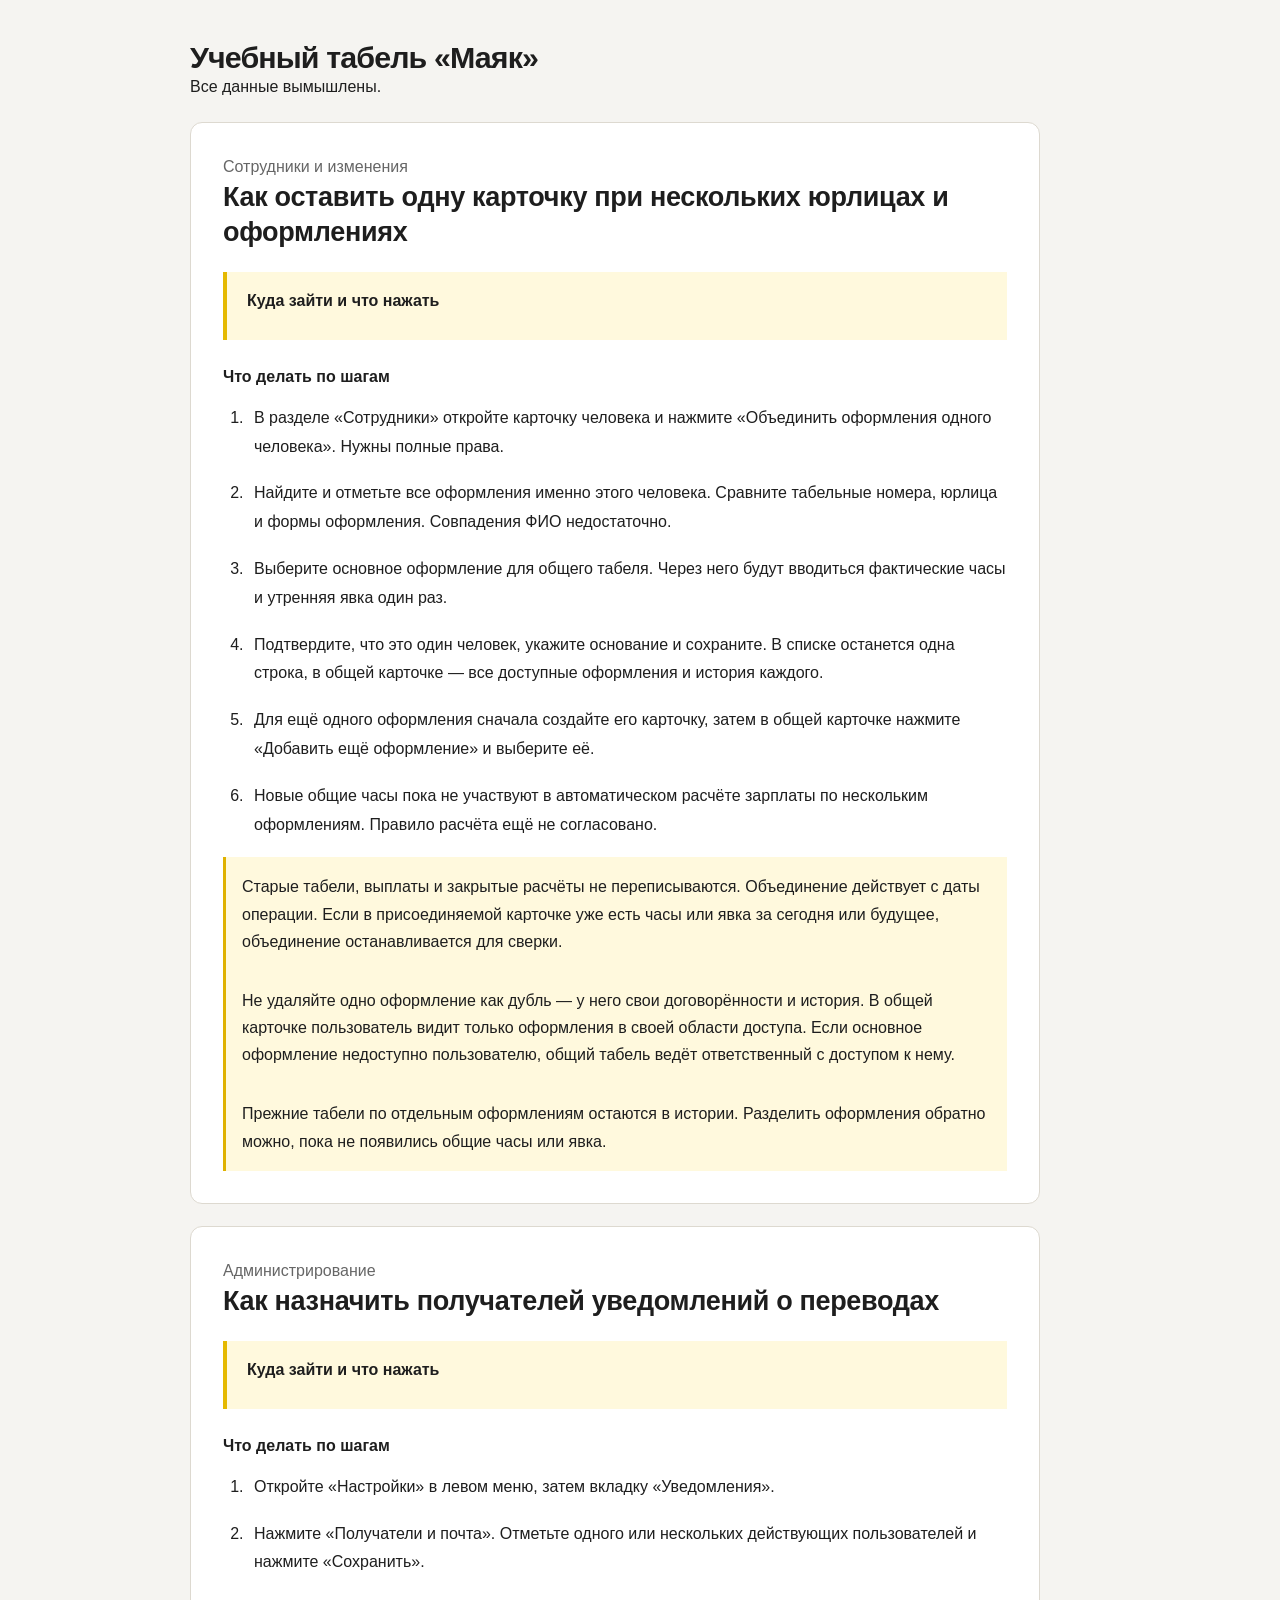
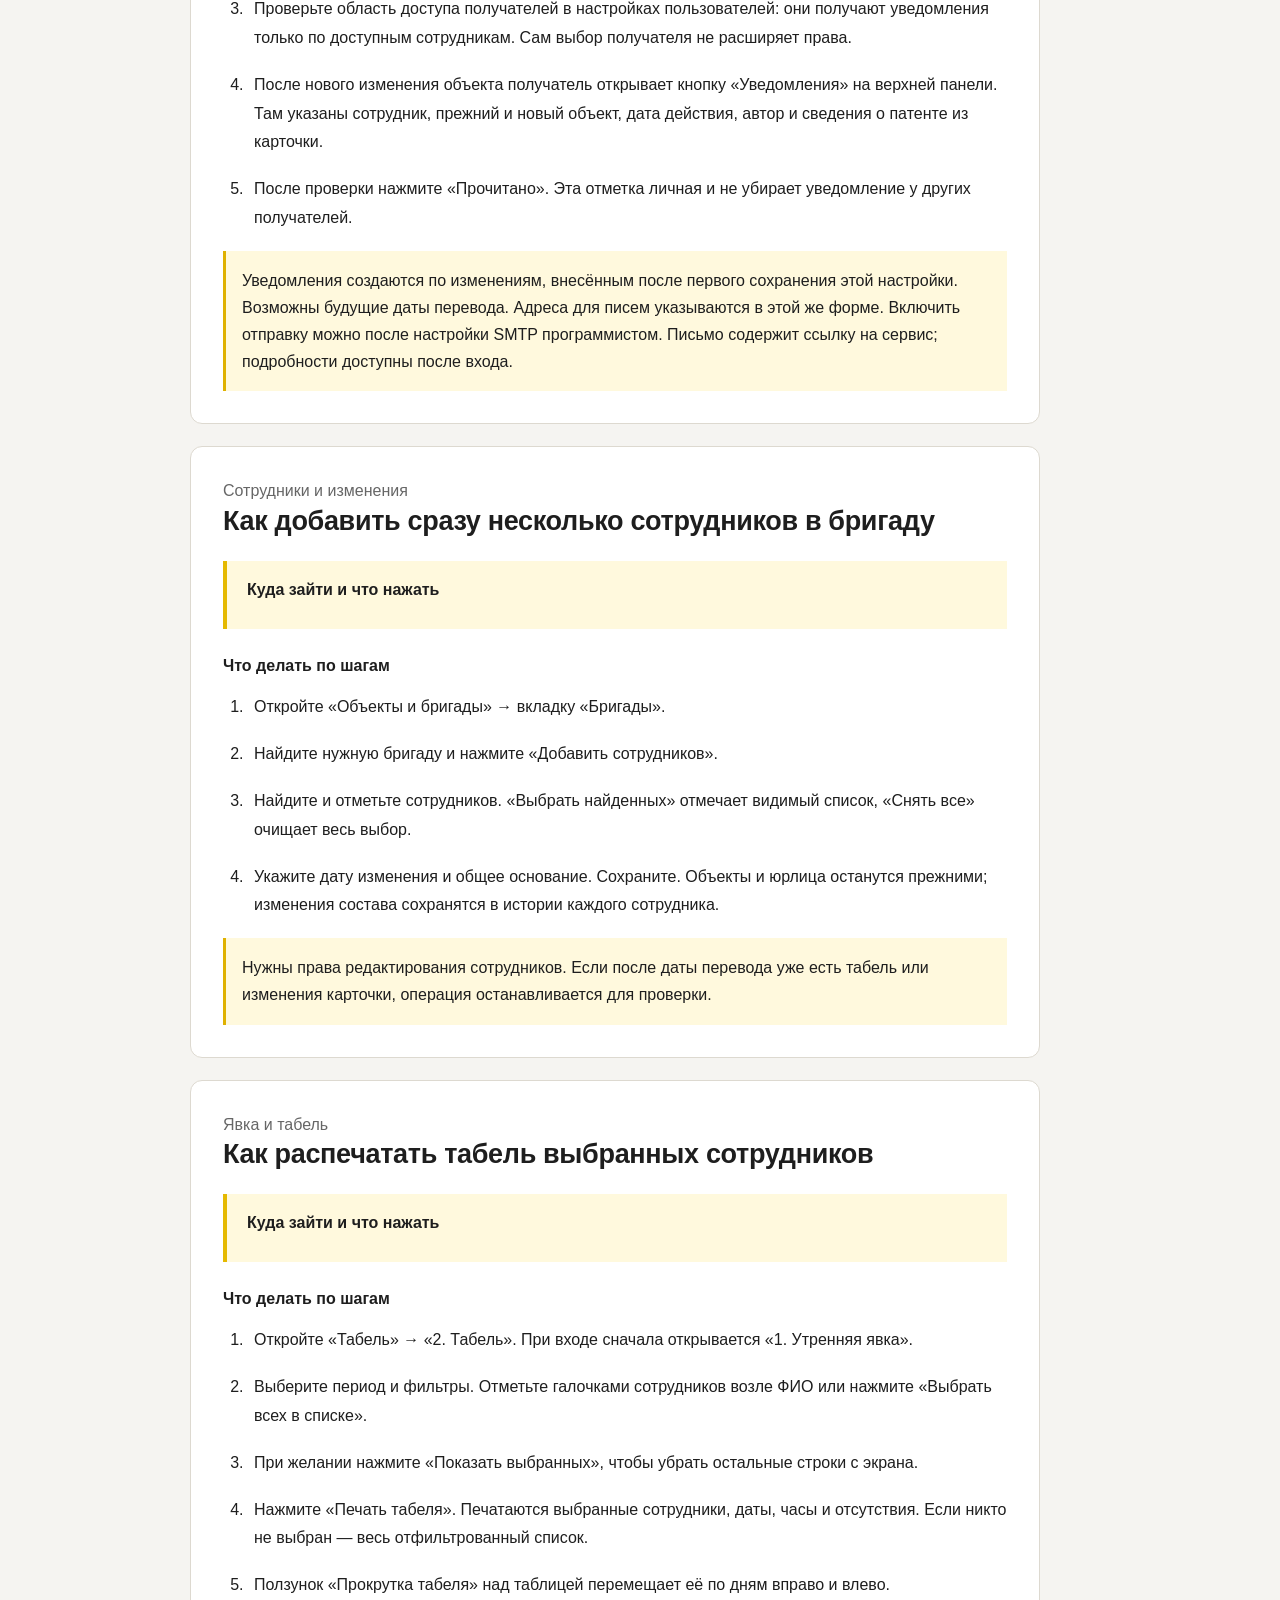
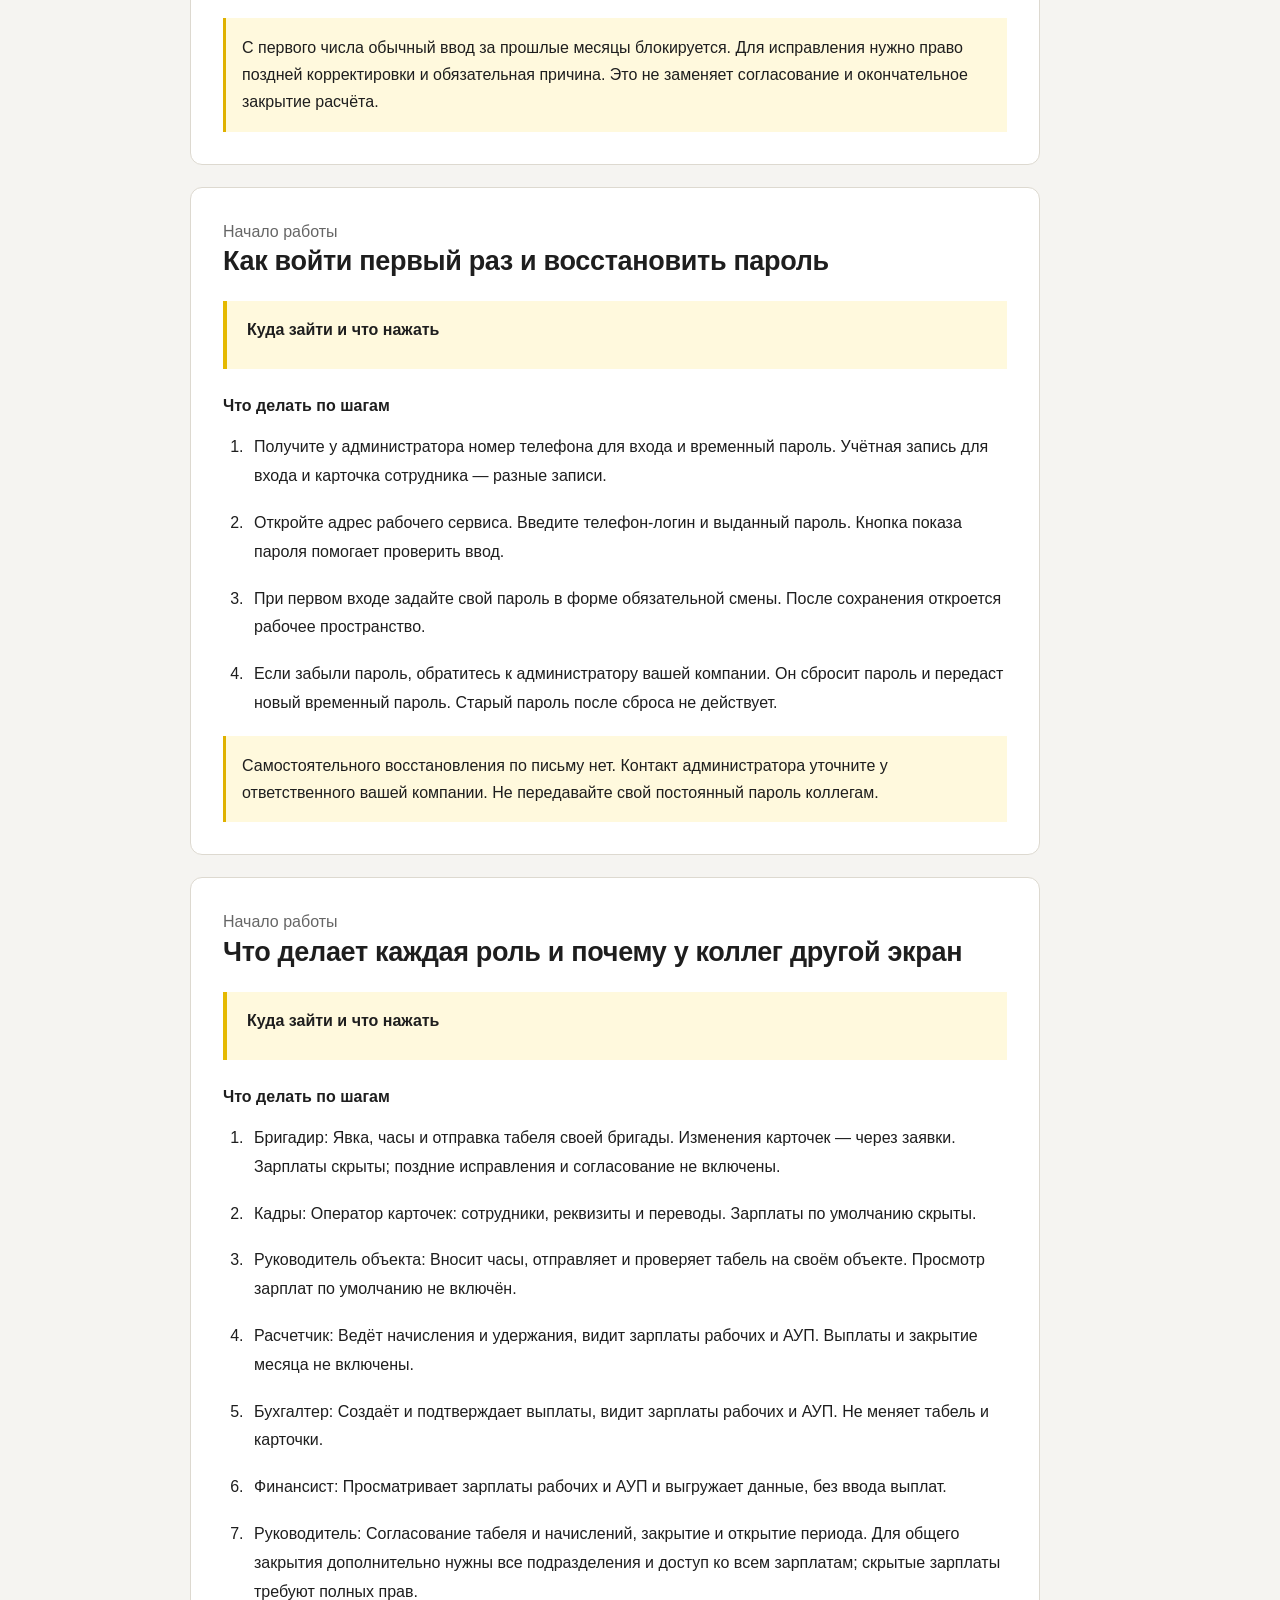
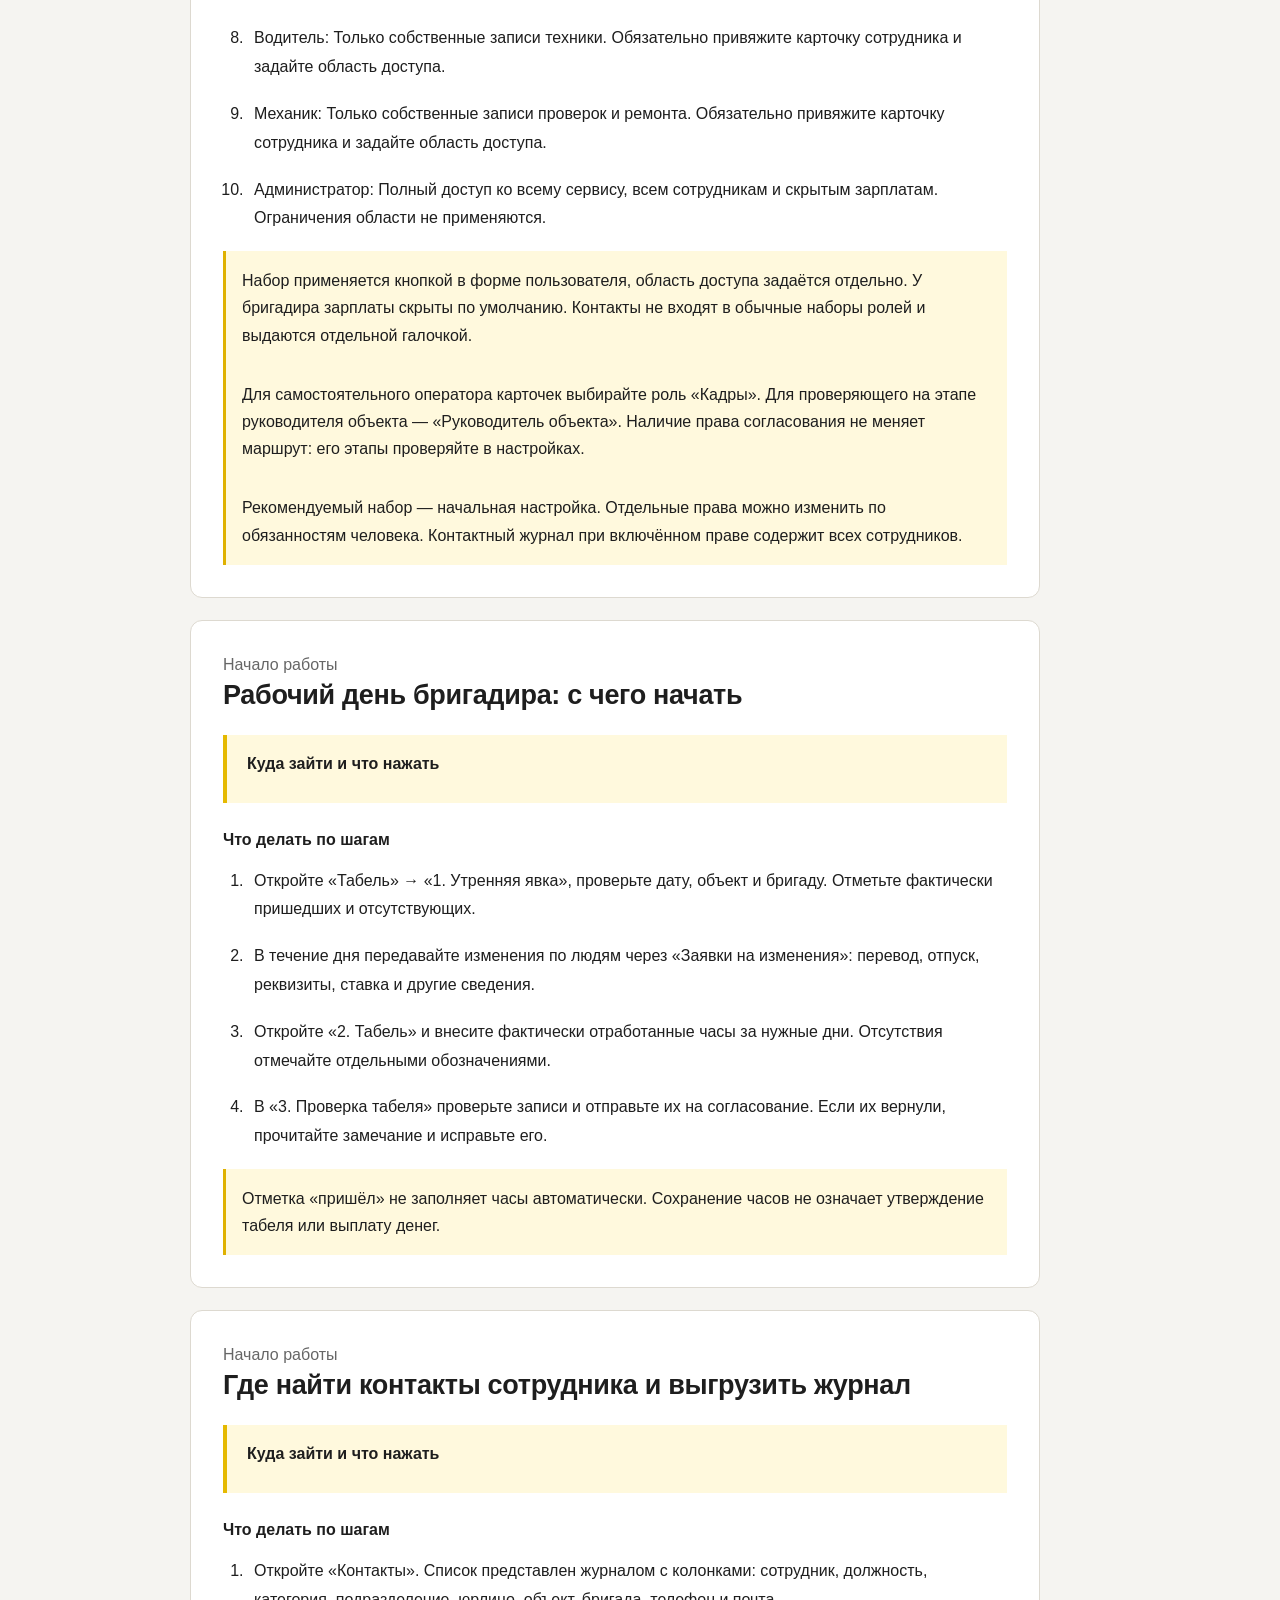
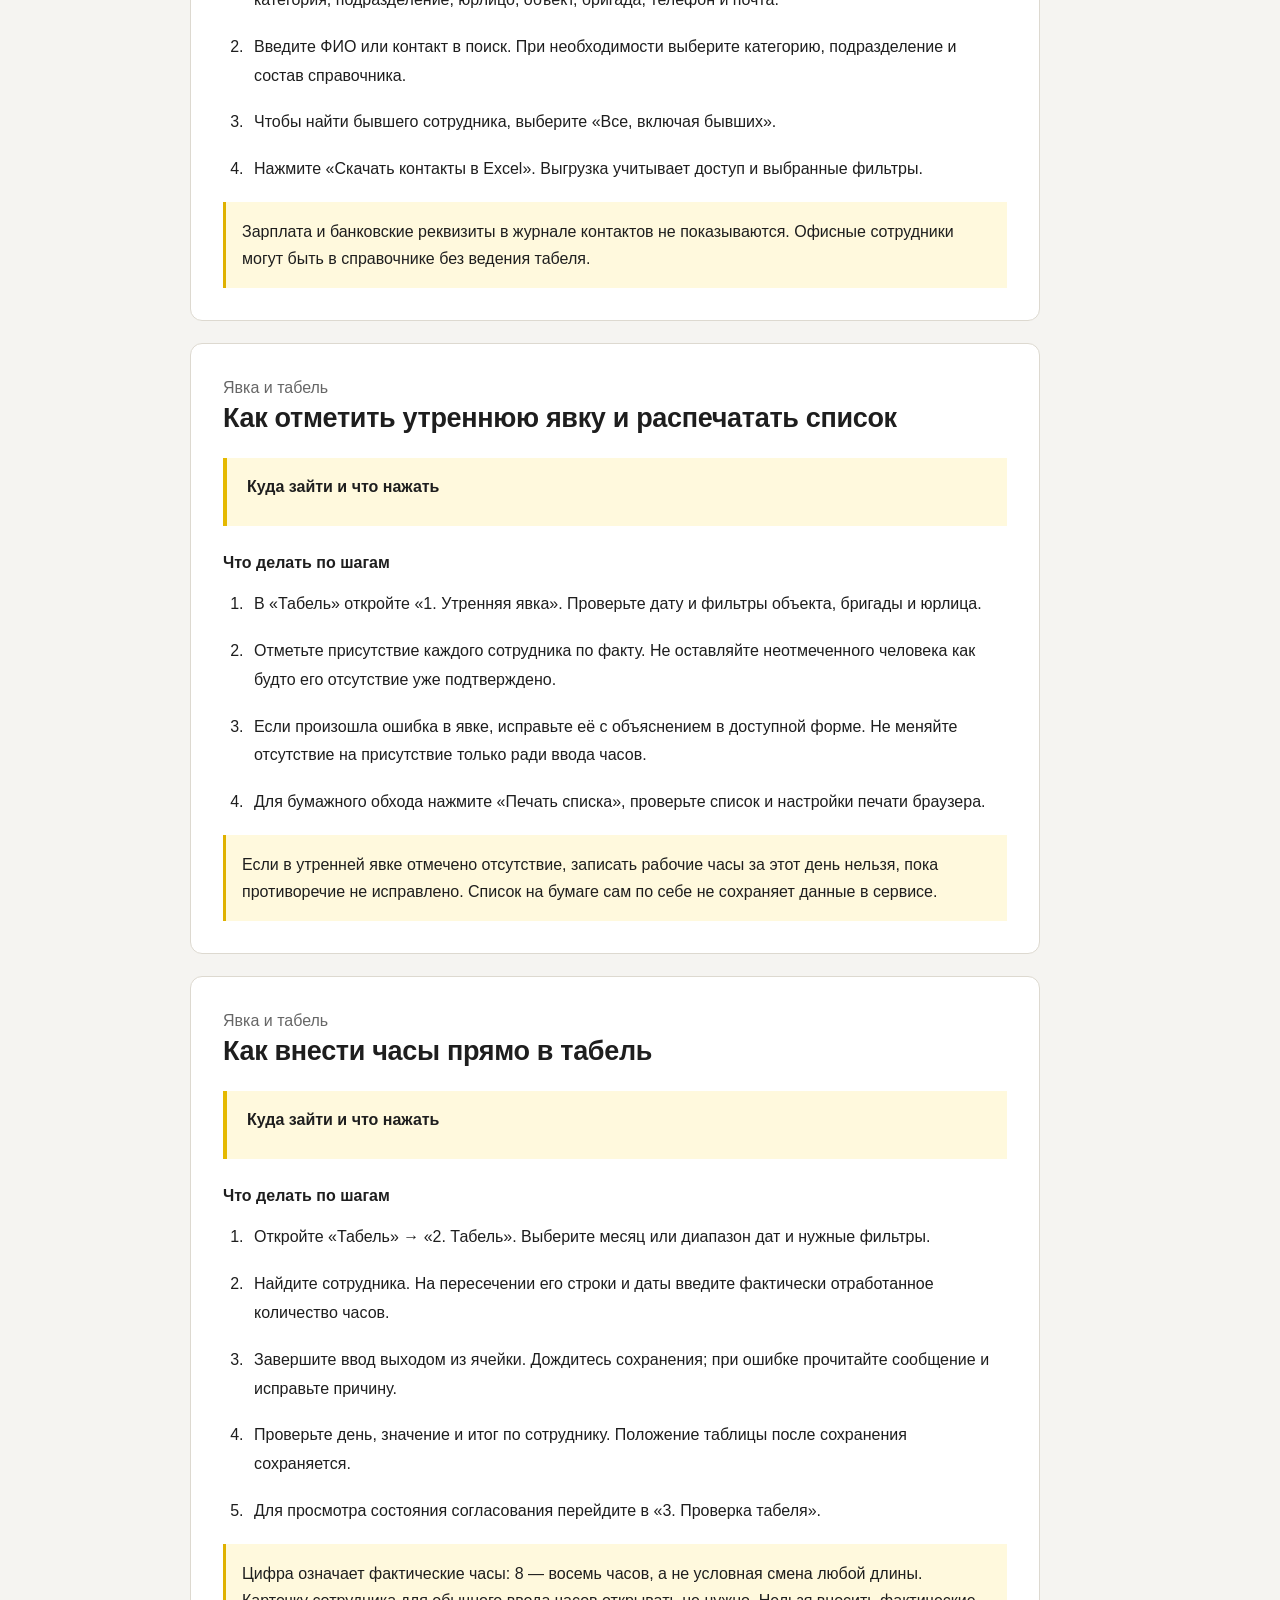
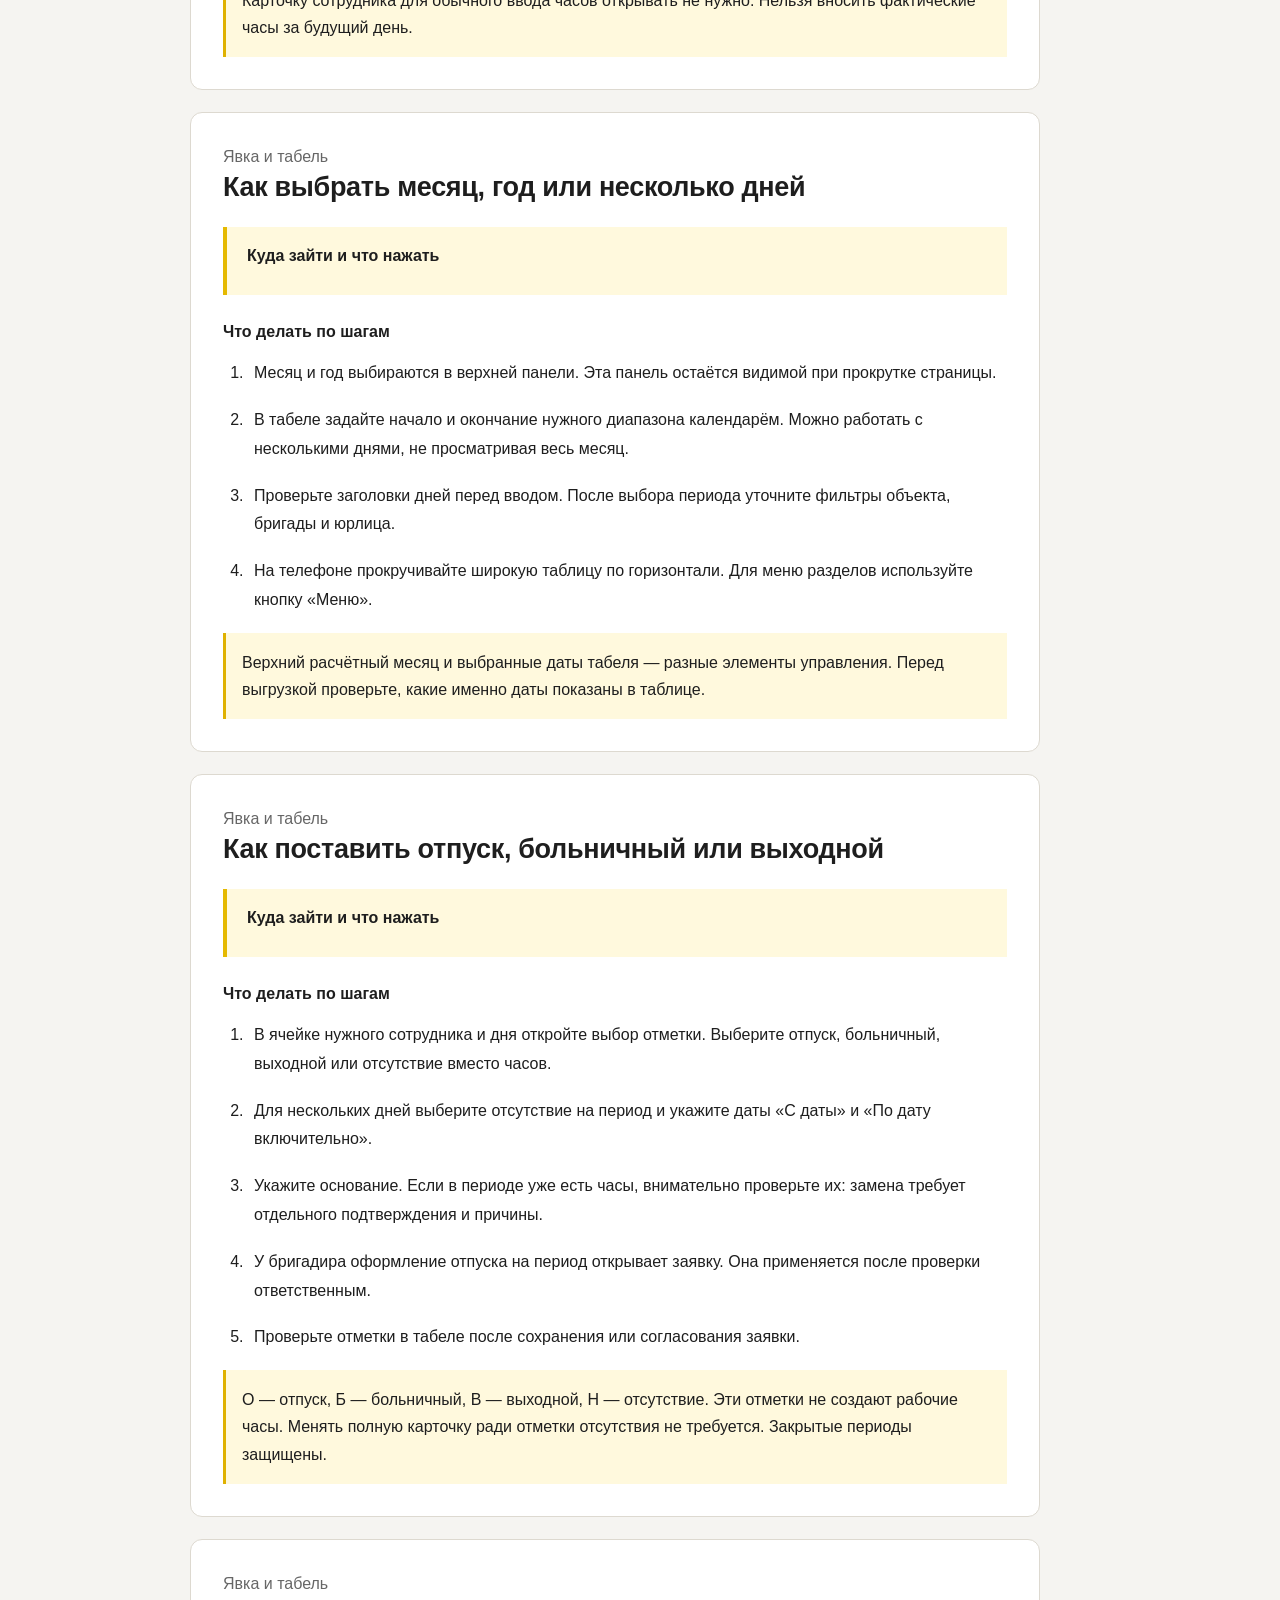
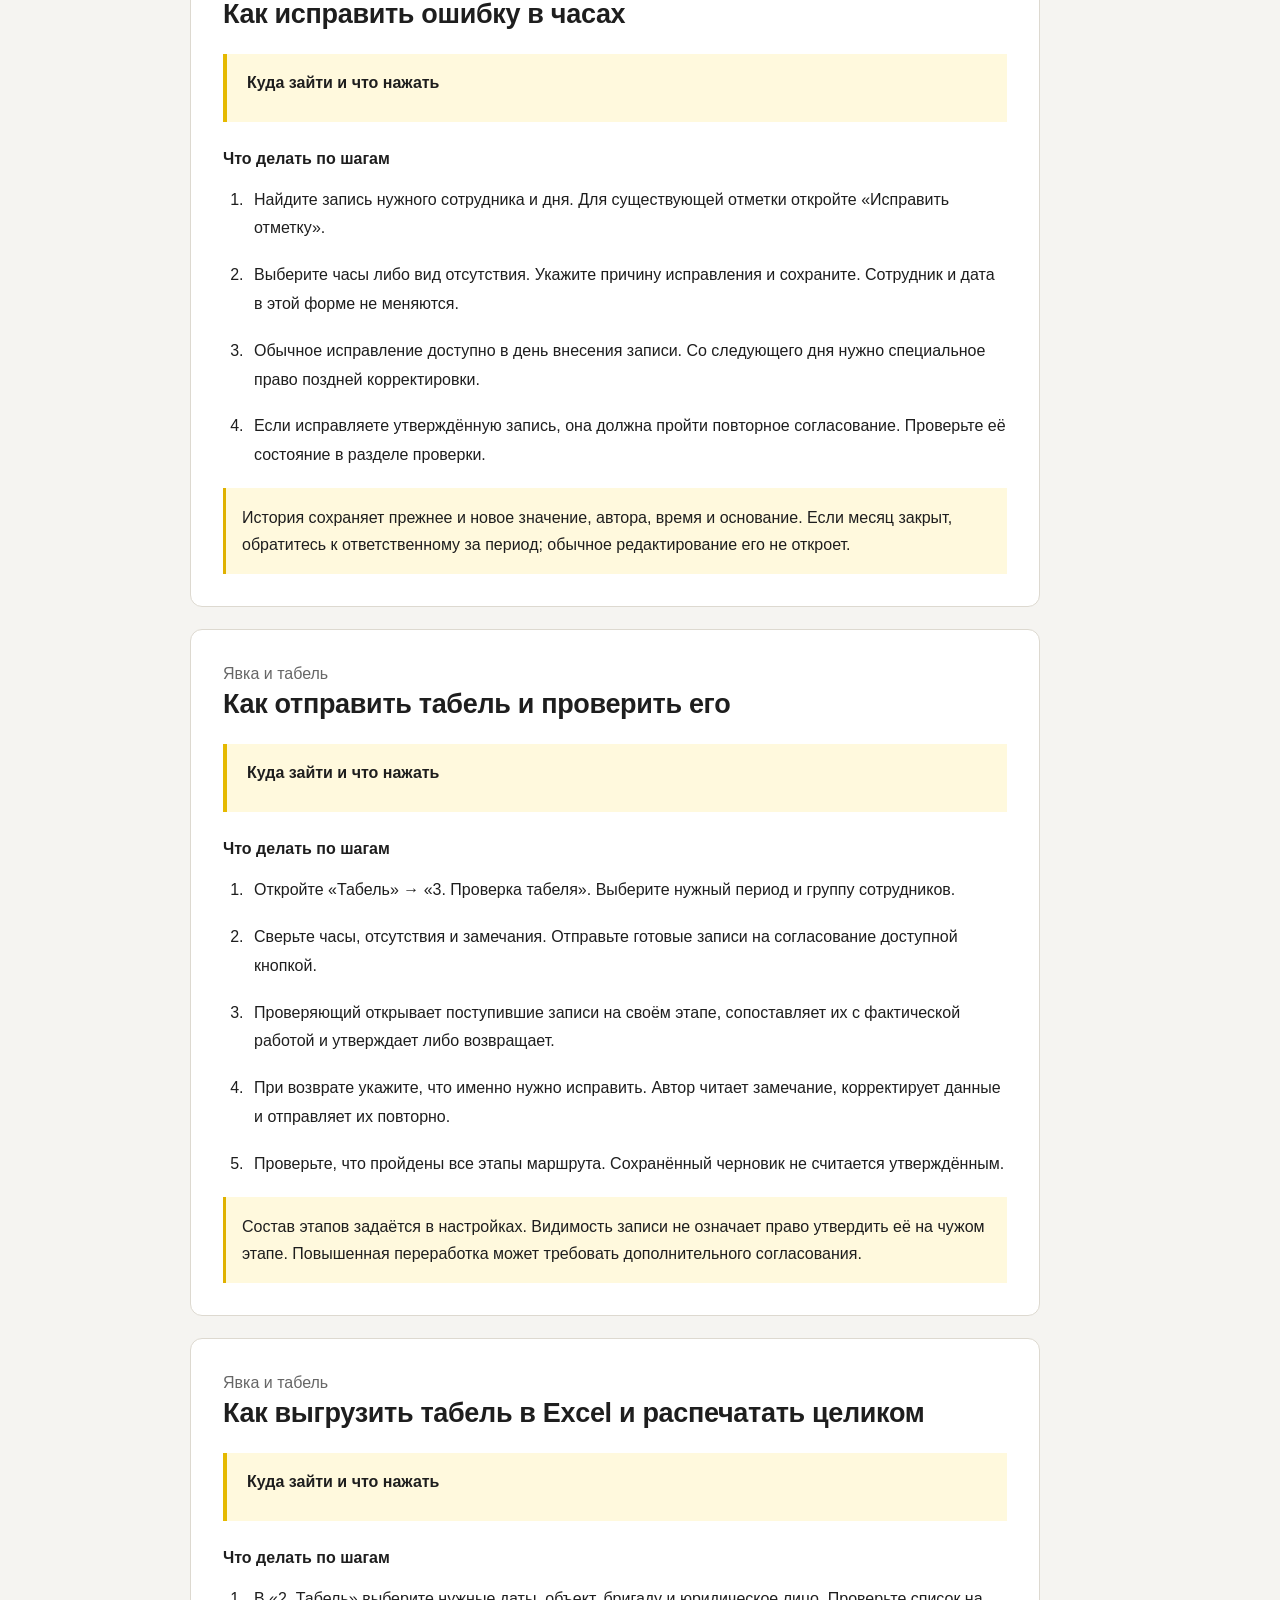
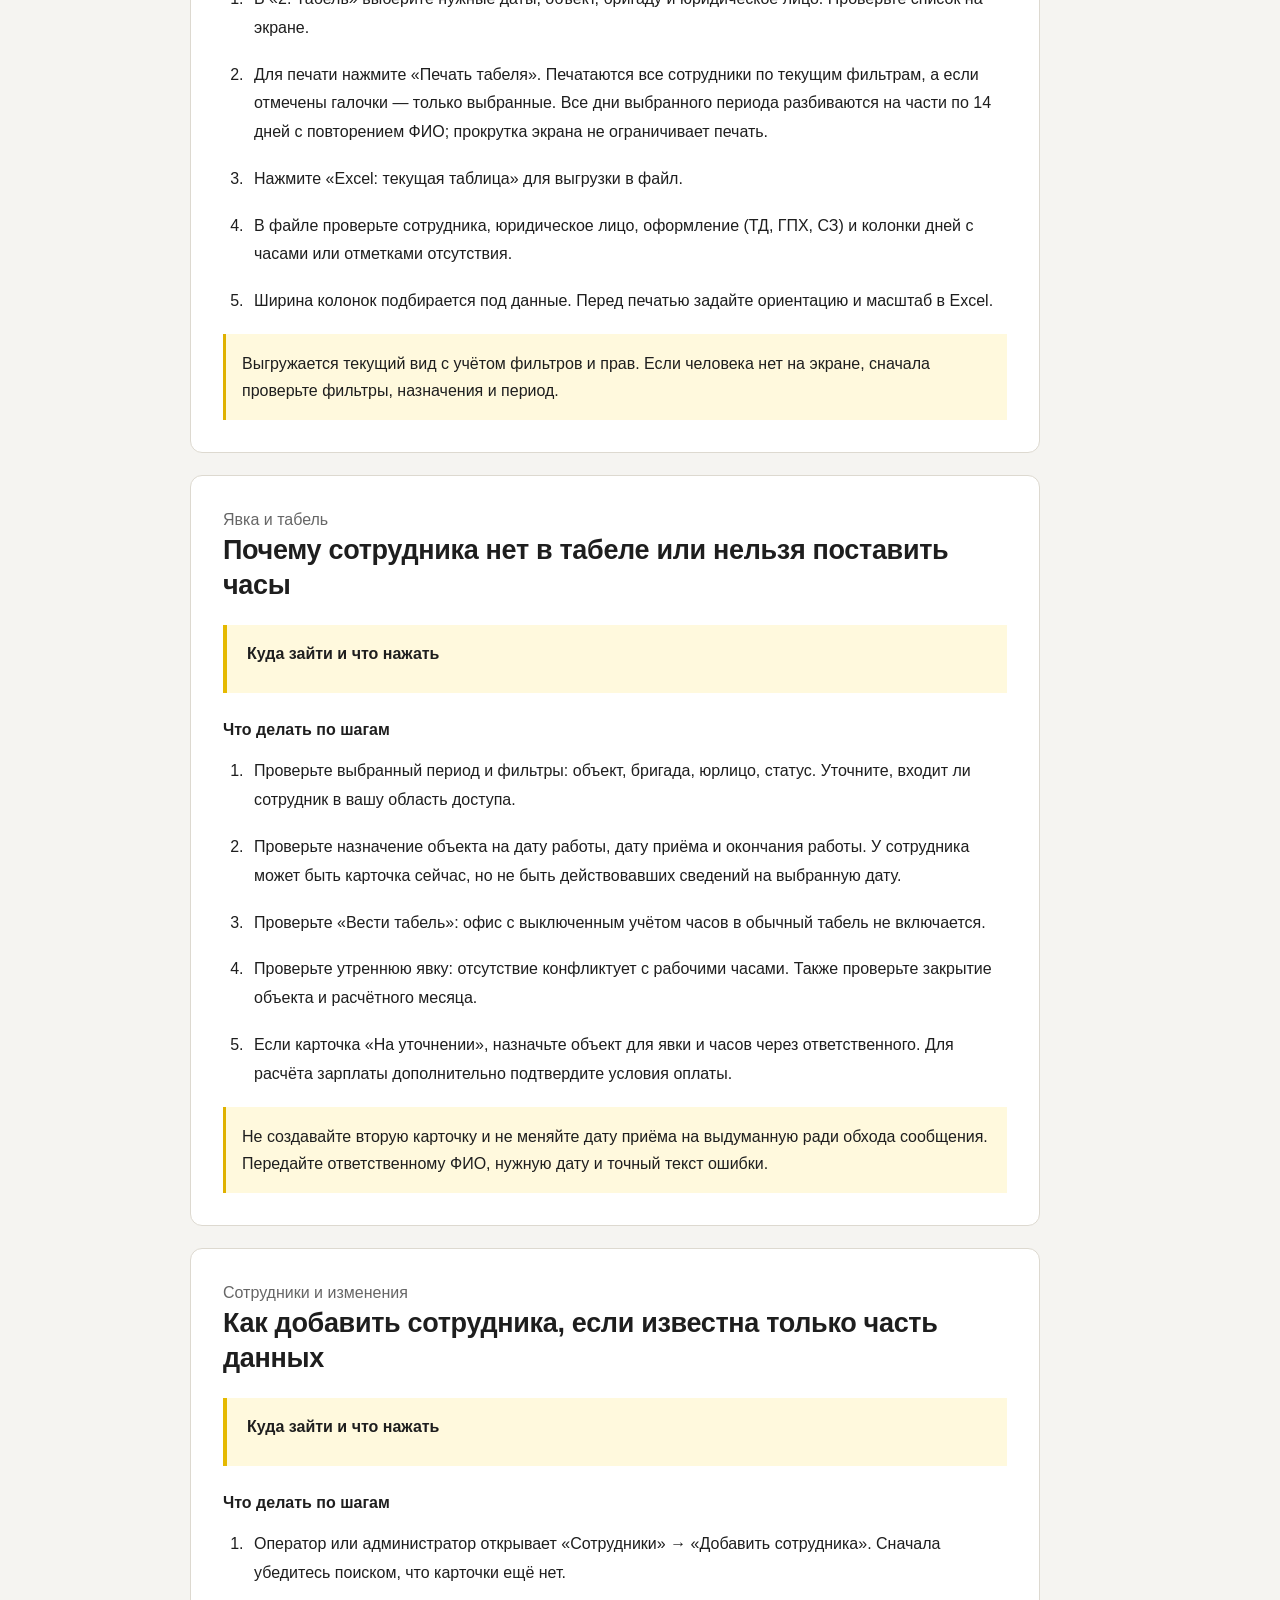
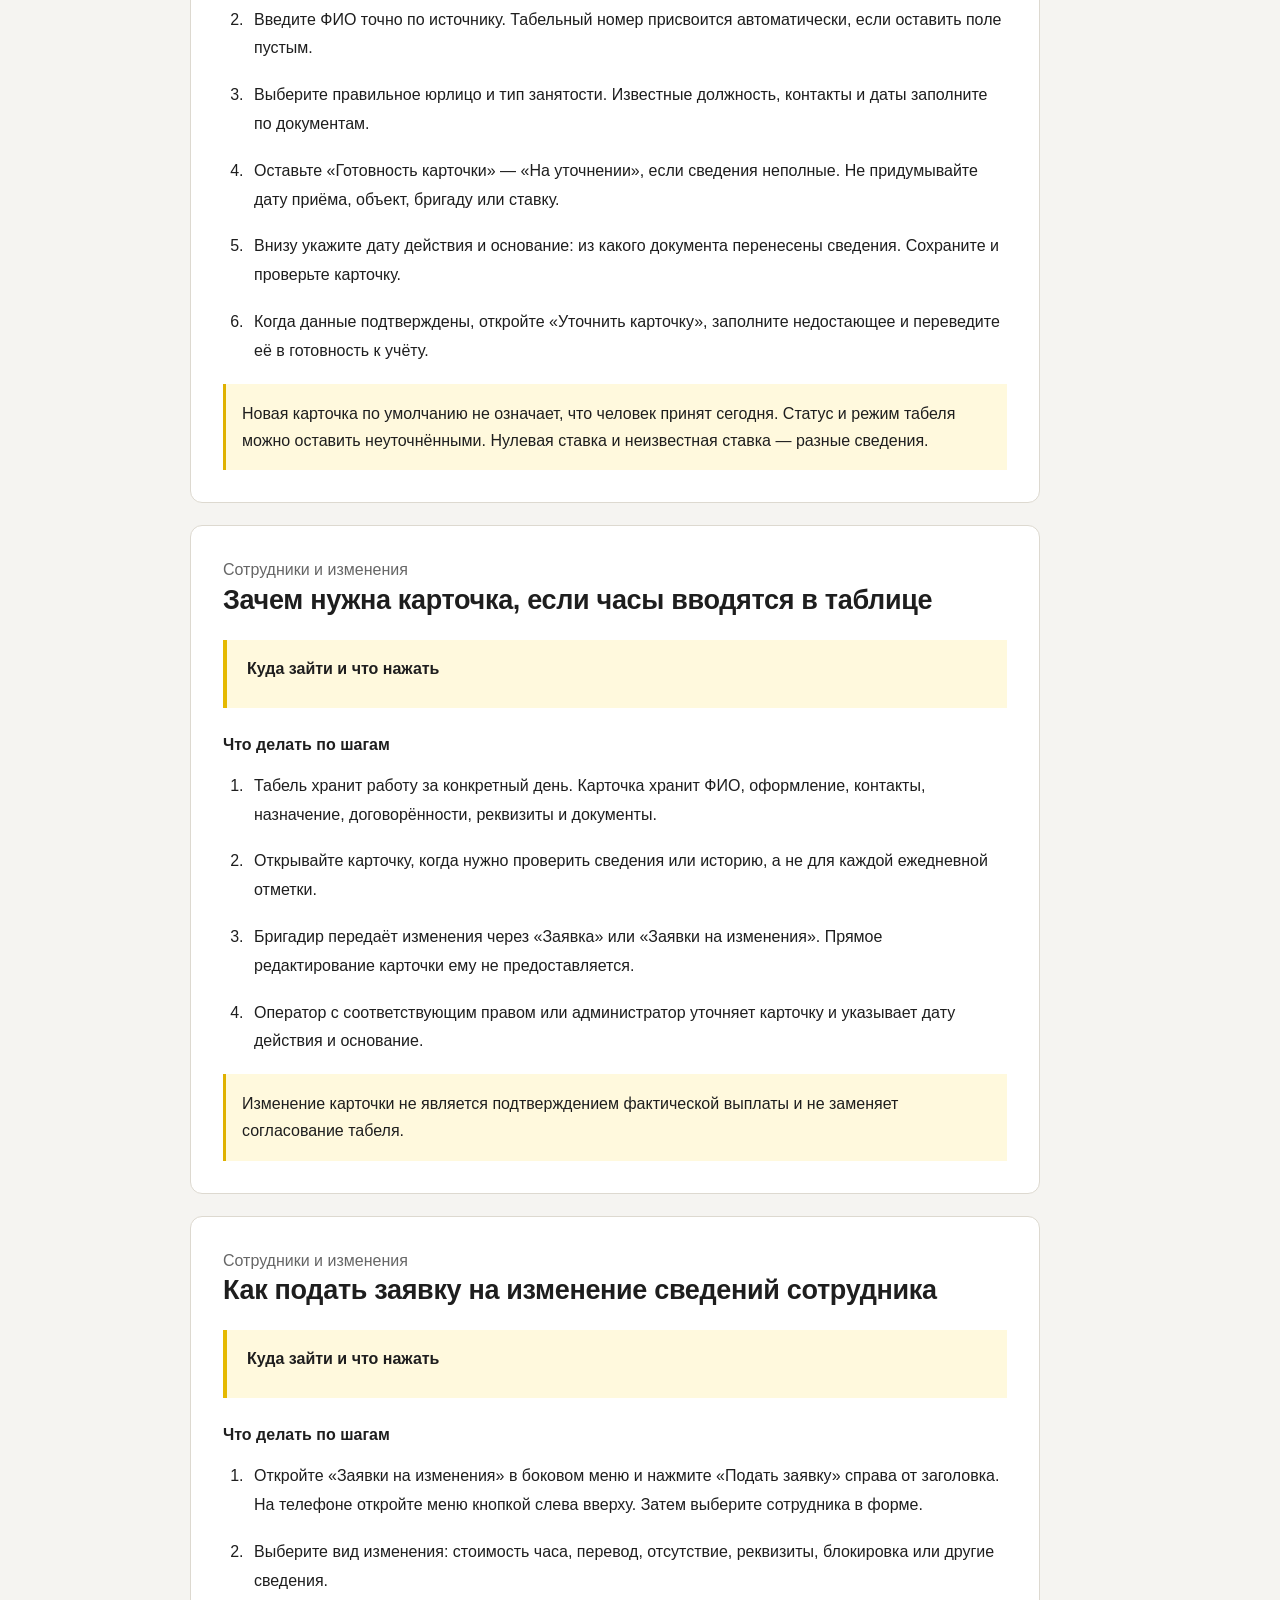
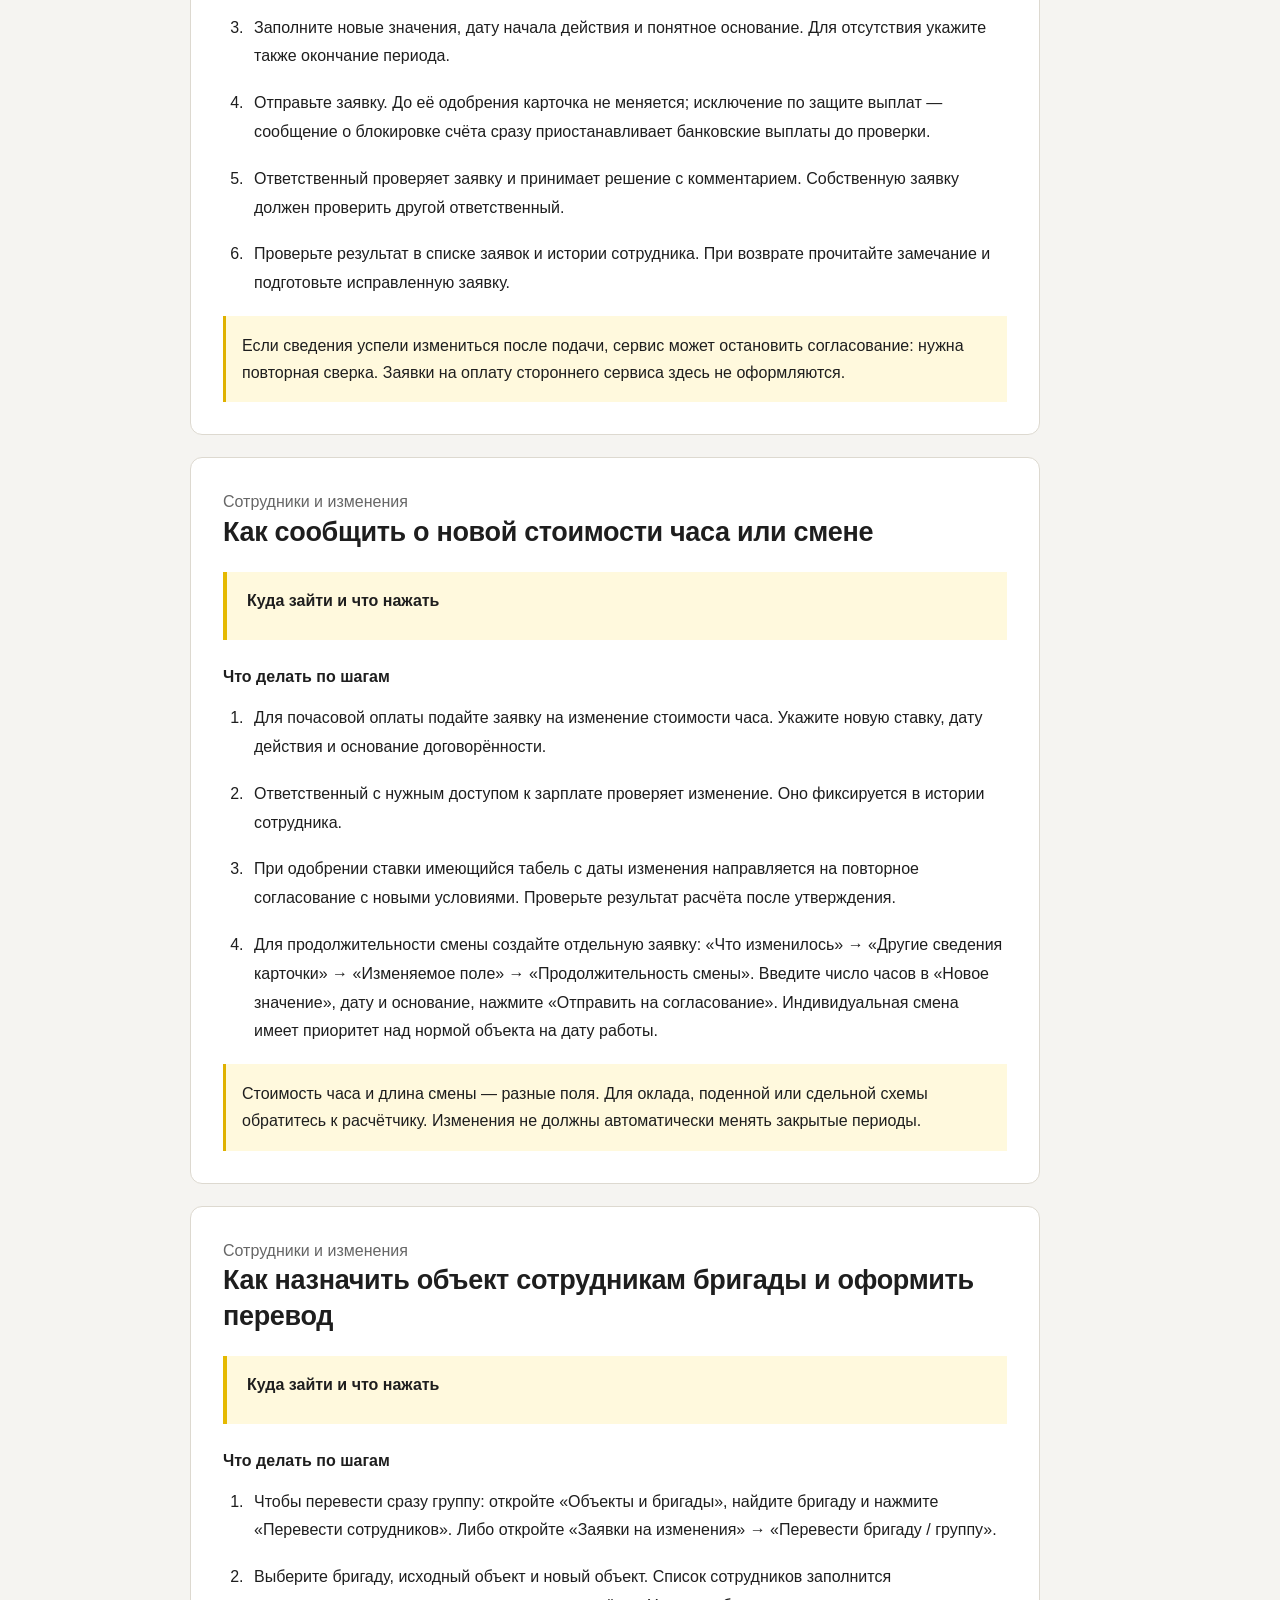
<file: knowledge-guide.html>
<!doctype html><html lang="ru"><meta charset="utf-8"><title>Маяк — учебная инструкция</title><link rel="stylesheet" href="./style.css"><body><main style="max-width:900px;margin:40px auto"><h1>Учебный табель «Маяк»</h1><p>Все данные вымышлены.</p><div id="guide"></div></main><script type="module">import {articles,articleHtml} from './knowledge.js';document.querySelector('#guide').innerHTML=articles.map(articleHtml).join('');</script></body></html>
</file>
<file: style.css>
:root{font-family:Inter,-apple-system,BlinkMacSystemFont,'Segoe UI',sans-serif;color:#1c3044;background:#f3f5f8;font-synthesis:none;font-size:16px;--navy:#162b40;--muted:#718091;--line:#e3e8ee;--orange:#ee7737;--blue:#244a73}*{box-sizing:border-box}body{margin:0}button,input,select,textarea{font:inherit}button,a,input,select,textarea{outline-offset:4px}button{cursor:pointer}button:disabled{opacity:.5;cursor:not-allowed}a{color:var(--blue);text-decoration:none}button,a{touch-action:manipulation}button{border:0}h1,h2,h3,p{margin:0}h1{font-size:1.9rem;font-weight:650;letter-spacing:-.055rem}h2{font-size:1.14rem;letter-spacing:-.02rem}h3{font-size:1rem}small,.muted{color:var(--muted)}small{font-size:.81rem}p{line-height:1.55}.initial{padding:3rem}#toast{position:fixed;bottom:26px;left:50%;transform:translateX(-50%);background:#162b40;color:white;padding:14px 22px;border-radius:10px;z-index:100;max-width:90vw;box-shadow:0 10px 30px #0003;display:none}#toast.show{display:block}#toast.error{background:#952f32}.layout{display:grid;grid-template-columns:238px minmax(0,1fr);min-height:100vh}.sidebar{background:var(--navy);color:#d4dfeb;position:fixed;inset:0 auto 0 0;width:238px;padding:32px 18px 18px;display:flex;flex-direction:column;z-index:10}.brand{display:flex;align-items:center;gap:12px;padding:0 13px 31px}.brand img{width:37px;height:37px}.brand strong{display:block;color:white;font-size:1.6rem;letter-spacing:.04em}.brand small{font-size:.75rem;color:#a0b2c3}.nav-label{font-size:.69rem;letter-spacing:.13em;color:#94a9be;padding:18px 16px 10px}.nav-item{width:100%;display:flex;align-items:center;gap:12px;padding:12px 15px;margin:3px 0;border-radius:8px;color:#bbcada;background:none;text-align:left;font-size:.89rem;position:relative}.nav-item:hover{background:#213d56;color:white}.nav-item.active{background:#30465a;color:white}.nav-item.active:before{content:'';position:absolute;left:-18px;width:3px;height:22px;border-radius:0 3px 3px 0;background:#ff8c49}.nav-item svg{width:19px;height:19px;flex-shrink:0}.nav-item .count{margin-left:auto;font-size:.7rem;border-radius:4px;background:#f18a4828;color:#ffb17e;padding:2px 6px}.sidebar-bottom{margin-top:auto;padding:24px 12px 0}.local-label{font-size:.75rem;line-height:1.6;color:#a1b3c5;border-top:1px solid #ffffff1c;padding-top:16px}.user-mini{display:flex;align-items:center;gap:10px;margin-top:20px}.user-mini small{display:block;color:#92a8bc;font-size:.72rem}.user-mini strong{font-size:.8rem;color:#e8edf3}.user-mini button{color:#b0c3d6;background:none;padding:4px;margin-left:auto}.avatar{width:36px;height:36px;border-radius:50%;background:#e8edf5;color:#325778;display:inline-flex;align-items:center;justify-content:center;font-size:.78rem;font-weight:700;flex-shrink:0}.avatar.orange{background:#fff0e4;color:#ad642f}.avatar.large{width:64px;height:64px;font-size:1.2rem}.main{grid-column:2;min-width:0}.topbar{position:sticky;top:0;z-index:5;height:76px;padding:0 38px;border-bottom:1px solid var(--line);display:flex;align-items:center;justify-content:space-between;background:#fff;gap:18px}.breadcrumb{color:#8b96a3;font-size:.84rem;display:flex;align-items:center;gap:12px}.breadcrumb b{color:#3a4c60;font-weight:500}.top-actions{display:flex;align-items:center;gap:15px}.top-actions input{width:170px;padding:9px 12px;background:#f9fafc;border:1px solid var(--line);border-radius:7px;color:#3a4c60;font-size:.86rem}.demo-pill{background:#fff4e9;border:1px solid #f7dfc7;color:#9b6235;border-radius:5px;padding:5px 8px;font-size:.73rem;white-space:nowrap}.content{padding:32px 38px 50px;max-width:1700px;margin:auto}.page-heading{display:flex;justify-content:space-between;align-items:center;gap:20px;margin-bottom:27px}.page-heading p{font-size:.89rem;color:var(--muted);margin-top:8px}.btn{background:white;border:1px solid #d9e1e8;color:#334e66;padding:10px 16px;border-radius:7px;font-weight:550;font-size:.85rem;display:inline-flex;align-items:center;justify-content:center;gap:8px;min-height:40px;white-space:nowrap}.btn:hover{background:#edf1f6}.btn svg{width:17px;height:17px}.btn.primary{background:var(--navy);border-color:var(--navy);color:#fff}.btn.primary:hover{background:#29485f}.btn.accent{background:var(--orange);border-color:var(--orange);color:white}.btn.danger{color:#ac3636;border-color:#edc9c9}.btn.small{padding:6px 10px;font-size:.77rem;min-height:31px}.btn.link{border:0;background:transparent;padding:4px;color:#315b85}.actions{display:flex;gap:8px;align-items:center;flex-wrap:wrap}.stats{display:grid;grid-template-columns:repeat(4,minmax(0,1fr));gap:18px;margin-bottom:26px}.stat{padding:23px;background:#fff;border:1px solid var(--line);border-radius:11px;position:relative;overflow:hidden}.stat.primary{background:var(--navy);color:white;border-color:var(--navy)}.stat .stat-label{font-size:.82rem;color:#6c7c8c;display:flex;align-items:center;justify-content:space-between;gap:10px}.stat.primary .stat-label{color:#b9c9d8}.stat-label svg{width:20px;height:20px;opacity:.65}.stat .number{font-size:1.85rem;letter-spacing:-.06rem;font-weight:650;margin:17px 0 10px;white-space:nowrap}.stat .number span{font-size:1rem;font-weight:400;color:#99a6b3}.stat p{font-size:.77rem;color:#7e8b99}.stat.primary p{color:#aabfd1}.split{display:grid;grid-template-columns:minmax(0,1.65fr) minmax(280px,1fr);gap:22px;margin-bottom:23px;align-items:start}.card{background:#fff;border:1px solid var(--line);border-radius:11px;min-width:0;overflow:hidden}.card-head{padding:22px 24px;display:flex;justify-content:space-between;align-items:center;gap:12px;border-bottom:1px solid #eef1f5}.card-head p{font-size:.79rem;color:var(--muted);margin-top:5px}.card-body{padding:24px}.card-foot{padding:14px 24px;border-top:1px solid var(--line);display:flex;justify-content:space-between;align-items:center;font-size:.8rem;color:var(--muted);gap:12px}.table-wrap{overflow:auto}table{width:100%;border-collapse:collapse;text-align:left;white-space:nowrap}th{font-size:.72rem;font-weight:550;color:#7b8794;background:#f9fafc;padding:13px 20px;border-bottom:1px solid var(--line)}td{padding:17px 20px;font-size:.84rem;border-bottom:1px solid #edf0f4}tr:last-child td{border-bottom:0}tbody tr:hover{background:#fbfcfe}.person{display:flex;align-items:center;gap:12px}.person strong{font-size:.84rem;font-weight:550;display:block}.person small{display:block;margin-top:5px;font-size:.75rem}.person-name{border:0;background:none;padding:0;text-align:left;color:inherit}.person-name:hover strong{color:#bf672f}.money{text-align:right;font-variant-numeric:tabular-nums;font-weight:550}.badge{display:inline-flex;align-items:center;gap:6px;font-size:.72rem;padding:5px 8px;border-radius:5px;font-weight:500;white-space:nowrap;background:#edf2f7;color:#5a6d80}.badge.approved,.badge.paid,.badge.active,.badge.confirmed{color:#307b63;background:#eaf5f0}.badge.pending,.badge.warning,.badge.vacation{color:#a56b24;background:#fff4df}.badge.returned,.badge.blocked,.badge.dismissed,.badge.danger{color:#b84b50;background:#fceeed}.badge.draft,.badge.cancelled,.badge.absent,.badge.left{color:#788594;background:#eef1f4}.notice{display:flex;gap:13px;padding:18px 23px;border-bottom:1px solid #eef1f5;align-items:start}.notice:last-child{border-bottom:0}.notice-icon{height:33px;width:33px;border-radius:8px;background:#fff3df;color:#b58737;display:flex;align-items:center;justify-content:center;flex-shrink:0}.notice-icon.danger{background:#fbeded;color:#b64b50}.notice-icon.info{background:#eaf1f9;color:#547796}.notice svg{height:17px;width:17px}.notice h3{font-size:.83rem;font-weight:550}.notice p{font-size:.77rem;color:var(--muted);margin-top:5px}.notice button{background:none;color:inherit;text-align:left;padding:0}.progress-line{height:8px;background:#eef2f6;border-radius:8px;overflow:hidden;margin:15px 0}.progress-line progress{display:block;width:100%;height:8px;border:0;background:#e9eef4}progress::-webkit-progress-bar{background:#e9eef4}progress::-webkit-progress-value{background:#e88949;border-radius:8px}.progress-key{display:flex;justify-content:space-between;gap:10px;font-size:.79rem;color:var(--muted)}.mini-grid{display:grid;grid-template-columns:1fr 1fr;gap:22px;margin-top:25px}.mini-grid strong{display:block;font-size:1.2rem;margin-top:9px}.mini-grid small{font-size:.77rem}.intro-strip{padding:16px 20px;background:#eaf0f6;border:1px solid #dce6ef;border-radius:8px;font-size:.83rem;line-height:1.55;margin-bottom:22px;color:#4d6780;display:flex;gap:12px;align-items:center}.intro-strip svg{width:20px;flex-shrink:0}.filterbar{display:flex;align-items:center;gap:12px;margin-bottom:20px;flex-wrap:wrap}.filterbar input,.filterbar select{padding:10px 12px;border:1px solid #dce3ea;border-radius:7px;background:#fff;font-size:.85rem;min-height:41px;max-width:100%;color:#334c63}.filterbar input[type=search]{min-width:260px;flex:1}.tabs{display:flex;border-bottom:1px solid var(--line);gap:25px;margin-bottom:22px;overflow:auto}.tab{background:none;padding:13px 0;color:#8090a0;font-size:.86rem;border-bottom:2px solid transparent;white-space:nowrap}.tab.active{color:#244a73;border-bottom-color:#244a73}.empty{padding:42px 24px;color:#8b97a4;text-align:center;font-size:.86rem;line-height:1.6}.empty svg{display:block;width:32px;height:32px;margin:0 auto 12px;color:#adbac6}.object-grid{display:grid;grid-template-columns:repeat(2,minmax(0,1fr));gap:20px}.definition{display:grid;grid-template-columns:1fr 1fr;gap:20px}.definition dt{font-size:.77rem;color:var(--muted);margin-bottom:6px}.definition dd{margin:0;font-size:.86rem}.notice-banner{background:#fff7ed;color:#956029;border:1px solid #f1dfc7;padding:14px 18px;border-radius:8px;font-size:.85rem;line-height:1.6;margin-bottom:20px}.timeline{padding:6px 0}.event{padding:0 0 25px 22px;border-left:1px solid #dce4ed;position:relative;font-size:.84rem}.event:before{position:absolute;content:'';width:9px;height:9px;border-radius:50%;background:#d3deea;left:-5px;top:4px}.event p{font-size:.78rem;color:#687b8e;margin:7px 0}.event details{font-size:.78rem;line-height:1.7}.event small{font-size:.72rem}.change{display:grid;grid-template-columns:150px 1fr;gap:15px;padding:5px 0;border-bottom:1px solid #f0f3f6;word-break:break-word}.change del{color:#9a6870}.change ins{text-decoration:none;color:#34735e}.legend{display:flex;gap:18px;flex-wrap:wrap;padding:16px 0;color:#788694;font-size:.77rem}.legend strong{color:#2b4863}.day-cell{min-width:41px;max-width:55px;text-align:center;padding:13px 6px}.day-cell button{background:#edf3f9;border:1px solid #dde6ef;color:#355b7c;border-radius:5px;padding:6px 4px;min-width:30px;font-size:.75rem}.day-cell button.approved{background:#eaf5f0;border-color:#d6eade;color:#317c61}.day-cell button.empty-day{background:transparent;color:#bcc6d0;border-color:transparent}.day-cell button:hover{border-color:#ea974d}.time-table .sticky{position:sticky;left:0;background:white;z-index:1;min-width:245px}.time-table th.sticky{background:#f9fafc}.time-table .weekend{background:#f5f7fa}.toolbar-end{margin-left:auto}.mobile-menu{display:none;background:none;padding:5px;color:var(--navy)}dialog{border:0;border-radius:13px;padding:0;max-width:min(880px,95vw);width:880px;max-height:92vh;color:#1c3044;box-shadow:0 22px 100px #001b3c3b}dialog::backdrop{background:#10233780;backdrop-filter:blur(3px)}.dialog-head{padding:24px 28px;border-bottom:1px solid var(--line);display:flex;align-items:center;justify-content:space-between;position:sticky;top:0;background:white;z-index:2}.dialog-head h2{font-size:1.2rem}.close{font-size:1.5rem;color:#8190a0;background:none;padding:2px 6px}.dialog-body{padding:25px 28px}.dialog-foot{padding:18px 28px;display:flex;justify-content:flex-end;gap:10px;border-top:1px solid var(--line);background:#fafbfd;position:sticky;bottom:0;z-index:2}.form-grid{display:grid;grid-template-columns:1fr 1fr;gap:18px}.field{display:flex;flex-direction:column;gap:7px;min-width:0;font-size:.81rem;color:#597083}.field input,.field select,.field textarea{padding:10px 12px;border:1px solid #dce3e9;border-radius:7px;min-height:42px;width:100%;background:#fff;color:#223e55;font-size:.86rem}.field input:focus,.field select:focus,.field textarea:focus{border-color:#8097ad}.field textarea{min-height:78px;resize:vertical}.field:has(input[type=checkbox]){flex-direction:row;align-items:center;padding:8px 0}.field input[type=checkbox]{width:17px;min-height:17px;accent-color:var(--navy)}.full{grid-column:1/-1}.form-section{grid-column:1/-1;border-bottom:1px solid var(--line);padding:12px 0;font-size:.94rem;font-weight:600;margin-top:4px}.form-help{font-size:.77rem;color:#81909e;line-height:1.6;grid-column:1/-1}.form-error{background:#fff0ef;border:1px solid #f3d4d0;color:#a8423f;padding:13px 16px;border-radius:7px;margin-bottom:18px;font-size:.86rem;line-height:1.5}.detail-heading{display:flex;gap:18px;align-items:center;margin-bottom:25px}.detail-heading h2{margin-bottom:8px}.file-list{display:grid;gap:10px}.file{display:flex;gap:12px;justify-content:space-between;padding:14px;border:1px solid var(--line);border-radius:7px;font-size:.85rem}.upload{border:2px dashed #cdd8e3;border-radius:10px;padding:30px;text-align:center;background:#f8fafc}.upload input{width:100%;margin:18px 0}.import-results{margin-top:20px;line-height:1.7;font-size:.87rem}.login{min-height:100vh;display:grid;grid-template-columns:1fr 1fr}.login-art{background:var(--navy);padding:55px;display:flex;flex-direction:column;color:white;justify-content:space-between}.login-art .brand{padding:0}.login-art h1{font-size:3.2rem;line-height:1.17;max-width:460px;margin:50px 0 22px;font-weight:550}.login-art p{color:#a7bed2;max-width:380px;font-size:1rem}.login-art .line-art{display:flex;align-items:end;gap:15px;height:115px;margin-bottom:55px}.line-art span{display:block;background:#ff924f;width:36px;height:100%}.line-art span:nth-child(2){height:70%;background:#d57c48}.line-art span:nth-child(3){height:43%;background:#a86a48}.login-art footer{color:#8ca4b8;font-size:.8rem}.login-panel{display:flex;align-items:center;justify-content:center;background:#fff;padding:35px}.login-form{width:365px}.login-form h2{font-size:1.8rem;margin-bottom:12px}.login-form p{font-size:.91rem;color:#8591a0;margin-bottom:30px}.login-form .field{margin-bottom:20px}.login-form .btn{width:100%;margin-top:7px}.login-note{font-size:.78rem;color:#8a97a4;border-top:1px solid var(--line);padding-top:20px;margin-top:30px;line-height:1.7}.allocation{display:grid;grid-template-columns:1.6fr 1fr 1fr auto;gap:10px;align-items:end;margin-bottom:12px}.checklist{display:grid;grid-template-columns:1fr 1fr;gap:5px 18px}.checklist label{font-size:.79rem;display:flex;gap:8px;align-items:center;padding:5px 0}.checklist input{accent-color:var(--navy)}.report-grid{display:grid;grid-template-columns:repeat(2,minmax(0,1fr));gap:20px}.report-card{padding:25px;display:flex;flex-direction:column;gap:17px}.report-card p{font-size:.86rem;color:#81909e;min-height:50px}.number-big{font-size:2.2rem;font-weight:600;letter-spacing:-.05em}.right{text-align:right}.stack{display:grid;gap:20px}.report-group{display:flex;justify-content:space-between;gap:15px;padding:15px 0;border-bottom:1px solid var(--line);font-size:.85rem}.report-group:last-child{border:0}.global-error{padding:30px;background:#fff0ef;color:#a8423f;line-height:1.6;border-radius:10px}.hidden{display:none!important}@media(min-width:1550px){.content{padding-top:38px}.stat .number{font-size:2.2rem}}@media(max-width:1150px){.sidebar{width:205px;padding-left:12px;padding-right:12px}.layout{grid-template-columns:205px minmax(0,1fr)}.content{padding:26px}.topbar{padding:0 26px}.stats{gap:12px}.stat{padding:18px}.stat .number{font-size:1.45rem}.split{grid-template-columns:1fr}.object-grid{grid-template-columns:1fr}}@media(max-width:760px){.layout{display:block}.sidebar{transform:translateX(-100%);transition:transform .2s;width:238px}.sidebar.open{transform:translateX(0);box-shadow:20px 0 70px #0005}.main{width:100%}.mobile-menu{display:block}.topbar{padding:0 16px;height:65px;gap:8px}.breadcrumb{font-size:.74rem}.breadcrumb>span{display:none}.top-actions{gap:8px}.top-actions input{width:141px;font-size:.77rem;padding:8px}.demo-pill{font-size:.65rem;padding:4px}.content{padding:25px 16px}.page-heading{align-items:start;gap:12px;margin-bottom:22px;flex-wrap:wrap}.page-heading h1{font-size:1.5rem}.page-heading p{font-size:.81rem}.stats{grid-template-columns:1fr 1fr;gap:10px}.stat{padding:15px}.stat .number{font-size:1.35rem;margin-top:13px}.stat-label{font-size:.73rem!important}.stat p{font-size:.71rem}.stat-label svg{width:16px}.card-head,.card-body{padding:18px}.notice{padding:16px 18px}.split{gap:17px}.btn{font-size:.79rem;padding:9px 12px}.form-grid{grid-template-columns:1fr;gap:15px}.dialog-head{padding:18px}.dialog-body{padding:19px}.dialog-foot{padding:15px 18px}.checklist{grid-template-columns:1fr}.filterbar input[type=search]{min-width:100%}.filterbar{gap:8px}.toolbar-end{margin-left:0}.report-grid{grid-template-columns:1fr}.allocation{grid-template-columns:1fr 1fr}.allocation>.field:first-child{grid-column:1/-1}.login{display:block}.login-art{display:none}.login-panel{min-height:100vh}.top-actions .avatar{display:none}.demo-pill{display:none}.definition{gap:18px}.tabs{gap:20px}.change{grid-template-columns:1fr;gap:2px}.intro-strip{font-size:.79rem}.card-foot{padding:14px 18px}.time-table .sticky{min-width:190px}.person strong{font-size:.78rem}.person small{font-size:.71rem}}

.sidebar{overflow-y:auto}.brand small{font-size:.68rem;letter-spacing:.025em}.sidebar nav{flex-shrink:0}.report-grid{margin-bottom:22px}.form-help{margin:12px 0}.allocation select{min-width:0}
svg{width:20px;height:20px;flex-shrink:0}.mobile-menu{align-items:center;justify-content:center;min-width:32px;min-height:36px}.mobile-menu svg{display:block}
/* Фирменная палитра Маяк из предоставленной презентации. */
:root{font-family:Aptos,'Segoe UI',Arial,sans-serif;color:#1e1e1e;background:#f5f4f1;--navy:#1e1e1e;--muted:#666;--line:#d4d0c8;--orange:#f8c800;--blue:#2e5c9b}.sidebar,.login-art{background:#1e1e1e}.brand{flex-direction:column;align-items:flex-start;padding:0 12px 24px;gap:8px}.brand img{width:130px;height:64px;object-fit:contain;background:#f5f4f1;padding:5px;border-radius:3px}.brand strong{display:none}.brand small{color:#ccc}.nav-item{color:#d4d0c8}.nav-item.active{background:#f8c800;color:#1e1e1e;font-weight:700}.nav-item:hover{background:#3b3b3b;color:#fff}.nav-item.active:before{background:#f8c800}.nav-label,.local-label{color:#aaa}.btn.primary{background:#f8c800;border-color:#f8c800;color:#1e1e1e}.btn.primary:hover{background:#e2b600}.btn{color:#252525;border-color:#d4d0c8}.stat.primary{background:#252525}.stat.primary .number{color:#f8c800}.stat.primary p,.stat.primary .stat-label{color:#d4d0c8}.topbar{border-top:4px solid #f8c800}.card,.stat{border-radius:7px}.tabs .tab.active{border-color:#f8c800;color:#1e1e1e}.line-art span,.line-art span:nth-child(2),.line-art span:nth-child(3){background:#f8c800}.login-art p,.login-art footer{color:#d4d0c8}.avatar.orange{background:#fff4c4;color:#5b4900}.auth-logo{width:150px;margin-bottom:30px}.intro-strip{background:#f1f3f5;color:#3f4d5c}.field{color:#444}.form-help,small,.muted{color:#666}.day-cell{max-width:90px}.day-cell button{white-space:nowrap}progress::-webkit-progress-value{background:#f8c800}.login-panel{min-height:100vh}.definition dd{overflow-wrap:anywhere}.badge.partial{color:#805600;background:#fff0bf}
@media(max-width:760px){.definition{grid-template-columns:1fr}.dialog-body .actions{flex-direction:column;align-items:stretch}.dialog-body input,.dialog-body select,.dialog-body textarea{min-width:0;max-width:100%}.brand img{width:130px}.stat .number{white-space:normal;overflow-wrap:anywhere}.topbar{border-top-width:3px}}
@media print{.sidebar,.topbar,.dialog-foot,.actions{display:none!important}.main{grid-column:1}.layout{display:block}.content{padding:0}.card{break-inside:avoid}}
.time-input{width:60px;min-width:60px;padding:9px 4px;border:1px solid #cbd0d6;border-radius:5px;text-align:center;font:inherit;background:#fff}.tiny{padding:2px 5px;font-size:11px}.time-table th.sticky,.time-table td.sticky{min-width:240px}.field small{font-weight:400;line-height:1.4}.filterbar{flex-wrap:wrap}.filterbar select{max-width:240px}#print-roster{display:none}.field[hidden]{display:none!important}
@media(max-width:760px){.attendance-table,.attendance-table tbody,.attendance-table tr,.attendance-table td{display:block;width:100%}.attendance-table thead{display:none}.attendance-table tr{padding:12px;border-bottom:1px solid #ddd}.attendance-table td{padding:6px;border:0}.attendance-table .actions{display:flex;gap:8px}.attendance-table .btn{flex:1;min-height:44px}}
@media(max-width:760px){.filterbar>*{width:100%;max-width:none!important}.actions{flex-wrap:wrap}.btn{min-height:40px}.time-table th.sticky,.time-table td.sticky{min-width:140px;max-width:180px}.person-name{white-space:normal}.field input,.field select,.field textarea{font-size:16px}.top-actions{flex-wrap:wrap}.content{overflow-x:hidden}}
@media print{body:has(#print-roster)>*:not(#print-roster){display:none!important}#print-roster{display:block!important;font:11px Arial}#print-roster table{width:100%;border-collapse:collapse}#print-roster td,#print-roster th{border:1px solid #777;padding:8px;white-space:normal}#print-roster thead{display:table-header-group}#print-roster tr{break-inside:avoid}@page{size:A4 landscape;margin:12mm}}

/* Desktop month selection never requires typing a date. */
.month-desktop{display:inline-flex;gap:6px;align-items:center;max-width:100%}
.month-desktop select{min-width:0;padding:9px 10px;border:1px solid var(--line,#dce1e5);border-radius:8px;background:#fff;color:inherit;font:inherit}
input.month-native{display:none!important}
@media (hover:none) and (pointer:coarse){input.month-native{display:block!important}.month-desktop{display:none}}
@media(max-width:600px){.top-actions{flex-wrap:wrap}.month-desktop select{padding:7px 6px;font-size:13px}}
.cell-controls{display:flex;align-items:center;gap:2px;min-width:76px}.cell-controls .time-input{width:44px;min-width:0}.cell-controls select{width:28px;padding:7px 0;border:1px solid #dce1e5;background:#fff;border-radius:5px;font-size:14px}.staff-shortcuts{display:flex;gap:5px;margin-top:7px}.quick-actions{display:grid;gap:10px}.event .change{grid-template-columns:minmax(130px,1fr) minmax(180px,2fr);overflow-wrap:anywhere}.badge.incomplete,.badge.unknown{background:#fff3d6;color:#765300}#earnings-history{margin-bottom:24px}#full-timeline .event{padding-bottom:22px}
@media(max-width:600px){.event .change{display:block}.event .change>span{display:block;margin:5px 0}.quick-actions .btn{white-space:normal;text-align:left}}

/* Daily fleet records keep their actions visible on a phone. */
.fleet-mobile{display:none}.fleet-card{background:white;border:1px solid #dedbd4;border-radius:12px;padding:18px;margin:12px 0}.fleet-card p{margin:8px 0}.fleet-card .btn{width:100%}@media(max-width:640px){.fleet-desktop{display:none}.fleet-mobile{display:block}}
.time-range{display:flex;align-items:flex-end;gap:10px;flex-wrap:wrap;margin:0 0 20px;padding:16px;background:white;border:1px solid var(--line);border-radius:7px}.time-range label{display:flex;align-items:center;gap:8px;flex-wrap:wrap;font-size:.85rem}.time-range input{padding:8px;border:1px solid var(--line);border-radius:5px;min-height:40px}.time-range p{width:100%;color:var(--muted);font-size:.85rem}.quick-calendar{width:340px;padding:18px;border:1px solid var(--line);border-radius:10px}.calendar-controls{display:flex;gap:10px;margin-bottom:16px}.calendar-controls select{padding:8px;flex:1;min-width:0}.calendar-days{display:grid;grid-template-columns:repeat(7,1fr);gap:4px;margin-bottom:16px;text-align:center}.calendar-days button{min-height:36px;background:#f5f4f1;border-radius:4px}.calendar-days button:hover,.calendar-days button:focus{background:#f8c800}.calendar-days span{font-size:.8rem;padding:4px}@media(pointer:coarse){.date-calendar-button{display:none}}@media(max-width:760px){.time-range label{width:100%;justify-content:space-between}.time-range input{font-size:16px}.time-range{padding:12px}.time-range .btn{white-space:normal}.tabs .tab{white-space:nowrap}}

.contact-grid{display:grid;grid-template-columns:repeat(auto-fit,minmax(min(100%,320px),1fr));gap:18px}.contact-card{padding:22px;overflow-wrap:anywhere}.contact-card h2{font-size:18px;margin:0}.contact-card p{margin:6px 0;color:#667085}.contact-card a{color:#245d89}.release-card{margin-top:20px}.release-card li{margin:12px 0;line-height:1.6}.service-status{position:fixed;bottom:0;left:0;right:0;z-index:1000;background:#fff2bb;color:#332a00;border-top:2px solid #e4b900;padding:16px 24px;box-shadow:0 -3px 15px #0002}.service-status[hidden]{display:none}body:has(.service-status:not([hidden])){padding-bottom:100px}

.contact-journal{overflow:auto;max-height:70vh;border:1px solid var(--line);border-radius:8px;background:white;margin-top:12px}.contact-journal table{width:100%;border-collapse:separate;border-spacing:0}.contact-journal th,.contact-journal td{padding:12px 16px;text-align:left;vertical-align:top;white-space:normal;min-width:145px;border-bottom:1px solid var(--line)}.contact-journal thead th{position:sticky;top:0;background:#edf1f5;z-index:2;white-space:nowrap}.contact-journal tbody th{position:sticky;left:0;background:white;min-width:220px;max-width:280px;z-index:1}.contact-journal thead th:first-child{left:0;z-index:3}.contact-journal tbody tr:hover>*{background:#fffbe6}.contact-journal a{white-space:nowrap}.direct-delete{margin-bottom:18px}

/* Knowledge base: readable on phones and large screens. */
.knowledge{max-width:1100px;margin:auto}.kb-controls{display:grid;grid-template-columns:2fr 1fr;gap:18px;margin:24px 0}.kb-controls label{display:grid;gap:8px;font-weight:600}.kb-controls input,.kb-controls select{width:100%;min-width:0;padding:13px;border:1px solid #cbd5df;border-radius:8px;background:#fff;font:inherit}.kb-results{display:grid;grid-template-columns:repeat(2,minmax(0,1fr));gap:16px}.kb-result{display:block;background:#fff;border:1px solid #ddd9d0;border-radius:12px;padding:22px;color:inherit;text-decoration:none}.kb-result:hover,.kb-result:focus-visible{border-color:#9a7900;outline:2px solid #ffcf00;outline-offset:2px}.kb-result h2{font-size:19px;line-height:1.4;margin:8px 0}.kb-result p{line-height:1.6;color:#56616a}.kb-result small{color:#526578}.kb-article{background:#fff;border:1px solid #ddd9d0;border-radius:12px;padding:32px;margin:22px 0;max-width:850px}.kb-article h2{font-size:27px;line-height:1.3}.kb-article ol{padding-left:25px}.kb-article li{padding-left:6px;margin:18px 0;line-height:1.8}.kb-note{background:#fff9dd;border-left:3px solid #dfb100;padding:16px;line-height:1.7}.knowledge .btn{white-space:normal;text-decoration:none}@media(max-width:700px){.kb-controls,.kb-results{grid-template-columns:1fr}.kb-article{padding:20px}.kb-article h2{font-size:23px}.kb-result{padding:18px}}
.kb-figure{margin:24px 0}.kb-figure img{width:100%;height:auto;border:1px solid #ddd;border-radius:8px}.kb-figure figcaption{font-size:14px;line-height:1.6;color:#526578;margin-top:8px}

/* Knowledge contents and persistent top-panel entry */
.top-left{display:flex;align-items:center;gap:18px;min-width:0}.knowledge-shortcut{flex-shrink:0}.knowledge-shortcut.active{background:#f8c800;border-color:#f8c800}.kb-toc{background:#fff;border:1px solid var(--line);padding:28px;margin-top:16px;color:#243442}.kb-toc summary{font-size:20px;font-weight:700;cursor:pointer}.kb-toc section{margin-top:28px}.kb-toc h2{font-size:25px;line-height:1.35}.kb-toc ul{padding-left:26px;margin:18px 0 0}.kb-toc li{padding:5px 0;line-height:1.6}.kb-toc a{text-decoration:underline;text-underline-offset:3px;color:#2b6082}.kb-toc a:hover{color:#182f40}
@media(max-width:1100px){.top-left .breadcrumb>span{display:none}}
@media(max-width:760px){.topbar{height:auto;min-height:65px;flex-wrap:wrap;padding-top:8px;padding-bottom:8px}.top-left{width:100%;gap:10px;flex-direction:row-reverse;justify-content:flex-end}.top-left .breadcrumb{gap:8px}.top-left .breadcrumb b{display:none}.top-actions{margin-left:auto;flex-wrap:wrap;justify-content:flex-end}.kb-toc{padding:20px}.kb-toc h2{font-size:22px}.kb-toc li{padding:7px 0}}
.kb-route{margin:22px 0;padding:20px;background:#fff9dd;border-left:4px solid #e5b900}.kb-route h3{margin-bottom:10px}.kb-route .btn{margin-top:14px}.kb-figure figcaption strong{font-weight:600;color:#243442}.kb-article>h3{margin-top:28px}
.access-editor{display:grid;gap:16px}.access-editor h3{margin-top:12px;font-size:1.1rem}.access-group{border:1px solid var(--line);border-radius:8px;background:#fff;padding:14px;margin:10px 0}.access-group summary{cursor:pointer;font-weight:650;padding:5px}.access-group summary span{font-weight:400;color:#666}.access-group .actions{margin:12px 0}.access-option{display:flex;align-items:flex-start;gap:10px;padding:10px 2px;line-height:1.5}.access-option input,.access-full input{width:auto;flex-shrink:0;margin-top:5px}.access-option small{display:block;line-height:1.5}.access-editor select,.access-editor input[type=search]{display:block;width:100%;padding:10px;margin:8px 0;border:1px solid var(--line);border-radius:6px}.access-options{max-height:260px;overflow:auto}.access-full{font-weight:700;display:flex;gap:10px;padding:14px;background:#fff4c4}.access-editor [hidden]{display:none!important}

.group-selection-tools{display:flex;align-items:center;gap:12px;flex-wrap:wrap;margin:16px 0}.group-member-list{display:flex;flex-direction:column;gap:0}#group-members .group-member-row{display:flex;align-items:flex-start;gap:12px;width:100%;padding:12px 0;border-bottom:1px solid #e2e8f0;cursor:pointer}#group-members .group-member-row input{flex:0 0 auto;width:20px;height:20px;margin:2px 0 0}#group-members .group-member-row span{min-width:0;overflow-wrap:anywhere}

.recipient-list{display:flex;flex-direction:column;gap:12px}.recipient-list label{display:flex;align-items:center;gap:12px}.recipient-list input{width:20px;height:20px}.time-selection-tools{display:flex;gap:10px;flex-wrap:wrap;align-items:center;margin:12px 0}.time-scroll-control{display:flex;align-items:center;gap:16px;padding:10px;background:#fff}.time-scroll-control input{flex:1;min-width:120px}th button[data-action="employee-sort"]{font:inherit;color:inherit;cursor:pointer;border:0;background:transparent;text-align:left}

.recipient-list label[hidden]{display:none}.time-selection{display:flex;gap:12px;flex-wrap:wrap;align-items:center}.time-selection label{display:flex;gap:10px;align-items:center;flex:1;min-width:240px}.time-selection input[type=range]{min-width:120px;width:100%}.time-person-select{display:flex;gap:8px;font-size:12px}.time-person-select input{width:18px;height:18px}

.recipient-row{padding:12px 0;border-bottom:1px solid #e2e8f0}.recipient-row>.field{margin-top:8px}

.recipient-list .field{display:block}.recipient-list input[type=email]{width:100%;height:auto;min-height:42px}.employment-summary table{min-width:0;width:100%;table-layout:fixed}.employment-summary td,.employment-summary th{white-space:normal;overflow-wrap:anywhere;padding:12px 8px}.employment-summary .btn{white-space:normal;width:100%;margin-bottom:6px}
.time-scroll-dock{position:fixed;bottom:0;left:250px;right:12px;z-index:20;padding:12px 16px calc(12px + env(safe-area-inset-bottom));background:#fff;border:1px solid #cbd0d6;border-radius:8px 8px 0 0;box-shadow:0 -3px 12px #0002}.time-scroll-dock label{display:flex;align-items:center;gap:12px;font-size:13px}.time-scroll-dock input{flex:1;min-width:0;touch-action:pan-x}.content:has(.time-scroll-dock){padding-bottom:100px}
@media(max-width:1150px){.time-scroll-dock{left:217px}}
@media(max-width:760px){.time-scroll-dock{left:8px;right:8px}.time-scroll-dock label{font-size:11px}}
@media print{.time-scroll-dock{display:none!important}#print-roster .table-wrap{overflow:visible!important;max-height:none!important;height:auto!important}#print-roster table{min-width:0!important;table-layout:fixed;width:100%!important}#print-roster td,#print-roster th{min-width:0!important;overflow-wrap:anywhere;padding:4px 2px;font-size:9px}#print-roster th:first-child,#print-roster td:first-child{width:20%}.print-time-sheet{break-before:page}.print-time-sheet:first-child{break-before:auto}}
.employee-card-tabs{position:sticky;top:-28px;z-index:3;display:flex;flex-wrap:wrap;gap:6px;background:#fff;padding:10px 0;border-bottom:1px solid var(--line);margin-bottom:16px}.employee-card-tabs button{padding:10px 14px;background:#f3f5f8;border-radius:6px;font:inherit;font-size:14px}.employee-card-tabs button[aria-selected=true]{background:#ffd000;font-weight:650}.employee-card-panel[hidden]{display:none!important}.employee-card-common{border-top:1px solid var(--line);margin-top:22px;padding-top:12px}.field-explanation{font-size:12px;font-weight:400;color:#687684;margin-top:6px}.field-explanation summary{cursor:pointer}.field-explanation small{display:block;margin-top:6px}
@media(max-width:760px){.employee-card-tabs{top:-19px}.employee-card-tabs button{padding:8px;font-size:12px}}
</file>
